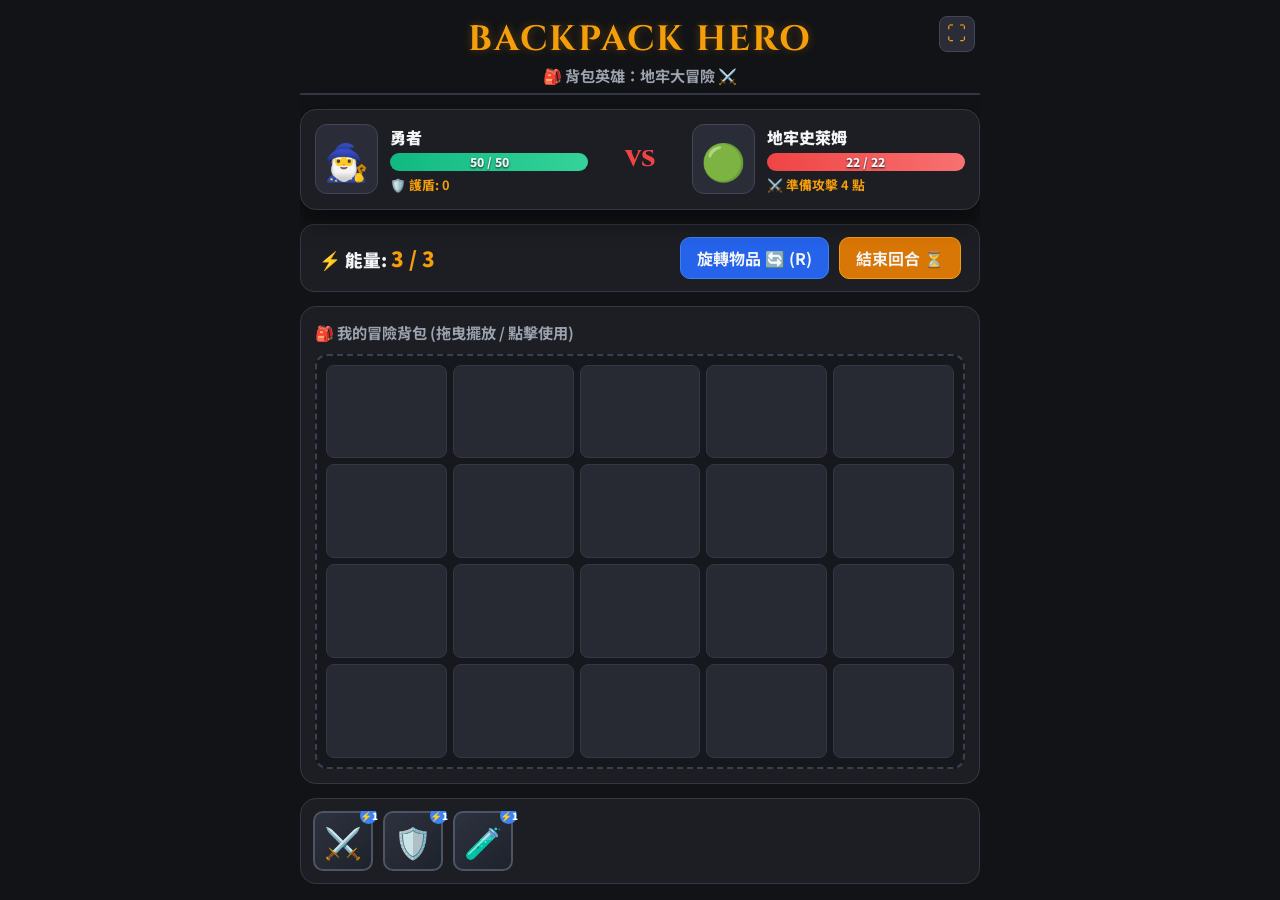
<file: index.html>
<!DOCTYPE html>
<html lang="zh-TW">
<head>
  <meta charset="UTF-8">
  <meta name="viewport" content="width=device-width, initial-scale=1.0, maximum-scale=1.0, user-scalable=no, viewport-fit=cover">
  <title>背包英雄：地牢大冒險 ⚔️🎒</title>
  <link rel="stylesheet" href="style.css">
  <link href="https://fonts.googleapis.com/css2?family=Cinzel:wght@700;900&family=Noto+Sans+TC:wght@500;700;900&display=swap" rel="stylesheet">

  <!-- PWA：加入主畫面後可用 standalone 模式全螢幕啟動（無網址列、無瀏覽器 UI） -->
  <link rel="manifest" href="manifest.json">
  <meta name="theme-color" content="#121316">
  <link rel="icon" href="icons/icon-192.png">
  <link rel="apple-touch-icon" href="icons/apple-touch-icon.png">
  <meta name="mobile-web-app-capable" content="yes">
  <meta name="apple-mobile-web-app-capable" content="yes">
  <meta name="apple-mobile-web-app-status-bar-style" content="black-translucent">
  <meta name="apple-mobile-web-app-title" content="背包英雄">
</head>
<body>
  <div class="game-container">
    <!-- 頂部標題區 -->
    <header class="header">
      <button class="fullscreen-btn" id="fullscreen-btn" title="全螢幕遊玩" aria-label="切換全螢幕">⛶</button>
      <h1 class="game-title">BACKPACK HERO</h1>
      <span class="game-subtitle">🎒 背包英雄：地牢大冒險 ⚔️</span>
    </header>

    <!-- 戰鬥區域 -->
    <section class="combat-section">
      <!-- 玩家狀態 -->
      <div class="character-card player-card">
        <div class="avatar">🧙‍♂️</div>
        <div class="char-info">
          <div class="char-name">勇者</div>
          <div class="hp-bar-wrapper">
            <div class="hp-bar" id="player-hp-bar" style="width: 100%;"></div>
            <span class="hp-text" id="player-hp-text">50 / 50</span>
          </div>
          <div class="block-indicator" id="player-block">🛡️ 護盾: 0</div>
        </div>
      </div>

      <div class="vs-badge">VS</div>

      <!-- 敵人狀態 -->
      <div class="character-card enemy-card">
        <div class="avatar" id="enemy-avatar">🟢</div>
        <div class="char-info">
          <div class="char-name" id="enemy-name">地牢史萊姆</div>
          <div class="hp-bar-wrapper">
            <div class="hp-bar enemy-hp" id="enemy-hp-bar" style="width: 100%;"></div>
            <span class="hp-text" id="enemy-hp-text">20 / 20</span>
          </div>
          <div class="intent-indicator" id="enemy-intent">⚔️ 準備攻擊 5 點</div>
        </div>
      </div>

      <!-- 選取裝備詳情：點擊底部物資箱的 icon 後，浮動疊在角色區塊上方顯示形狀／名稱／描述 -->
      <div class="item-detail-bar" id="item-detail-bar"></div>
    </section>

    <!-- 控制面板與能量區 -->
    <section class="control-panel">
      <div class="energy-box">
        <span>⚡ 能量: </span>
        <span id="energy-display" class="energy-value">3 / 3</span>
      </div>
      <div class="action-buttons">
        <button class="btn btn-rotate" id="rotate-btn">旋轉物品 🔄 (R)</button>
        <button class="btn btn-end-turn" id="end-turn-btn">結束回合 ⏳</button>
      </div>
    </section>

    <!-- 主要遊戲區域 (背包網格) -->
    <main class="backpack-game-area">
      <div class="section-box backpack-section">
        <h3>🎒 我的冒險背包 (拖曳擺放 / 點擊使用)</h3>
        <div class="grid-container" id="backpack-grid">
          <!-- 5x4 動態網格將由 JS 渲染 -->
        </div>
      </div>
    </main>

    <!-- 提示與訊息欄 -->
    <footer class="log-panel">
      <div class="log-message" id="game-log">歡迎來到地牢！將備用箱的裝備拖入背包，並發動攻擊吧！</div>
    </footer>

    <!-- 待整理物資箱：畫面最底部的橫向 icon 列，點擊 icon 看詳情、拖曳放入背包 -->
    <section class="stash-bar-section">
      <div class="stash-bar" id="stash-container">
        <!-- 戰利品或未放入背包的裝備 -->
      </div>
    </section>
  </div>

  <!-- 回合切換提示：畫面中央短暫顯示後自動消失 -->
  <div class="turn-toast-overlay" id="turn-toast">
    <div class="turn-toast-box" id="turn-toast-text"></div>
  </div>

  <!-- 戰利品 / 獲勝結算 Modal -->
  <div class="modal-overlay" id="modal-overlay">
    <div class="modal-content">
      <div class="modal-emoji" id="modal-emoji">🏆</div>
      <h2 id="modal-title">戰鬥勝利！</h2>
      <p id="modal-body">你擊敗了敵人，獲得了新的裝備戰利品！</p>
      <div class="loot-display" id="loot-display"></div>
      <button class="btn btn-primary" id="modal-next-btn">前往下一層地牢 ⚔️</button>
    </div>
  </div>

  <script src="items.js"></script>
  <script src="script.js"></script>
</body>
</html>
</file>
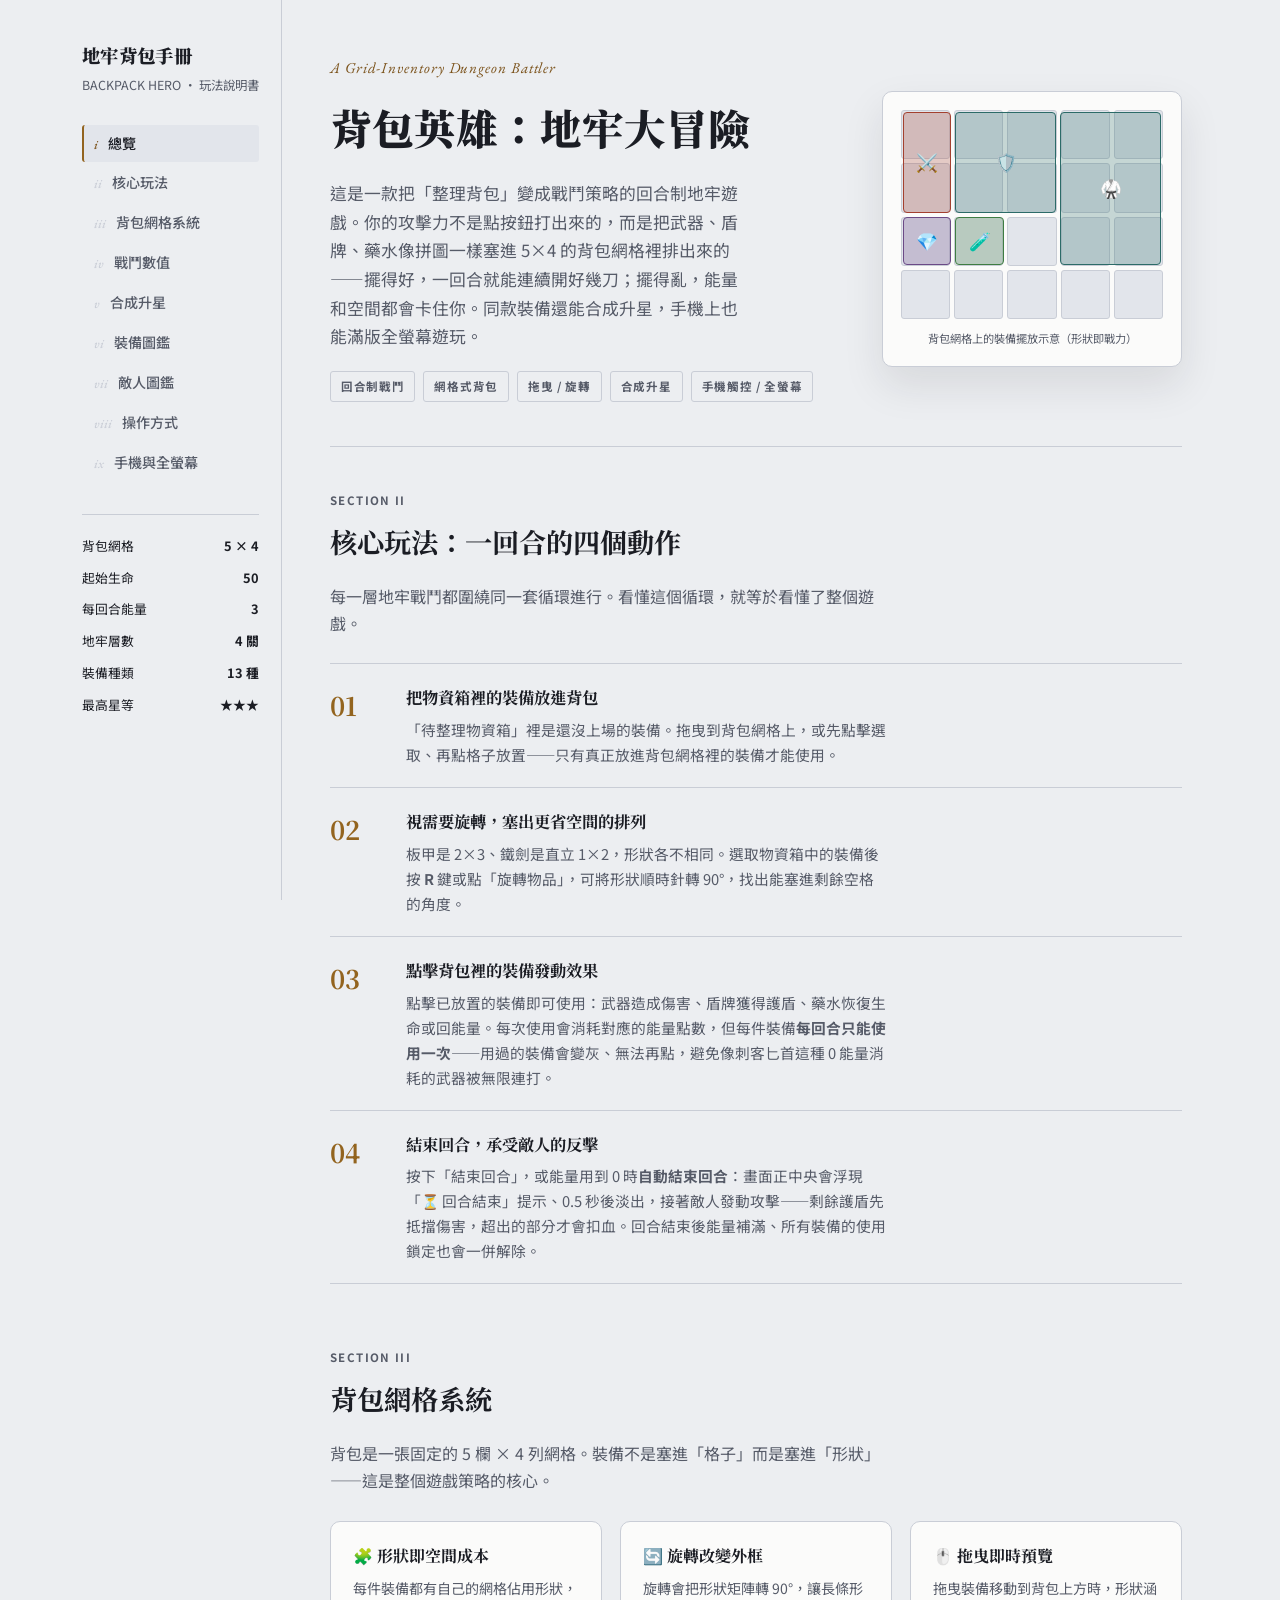
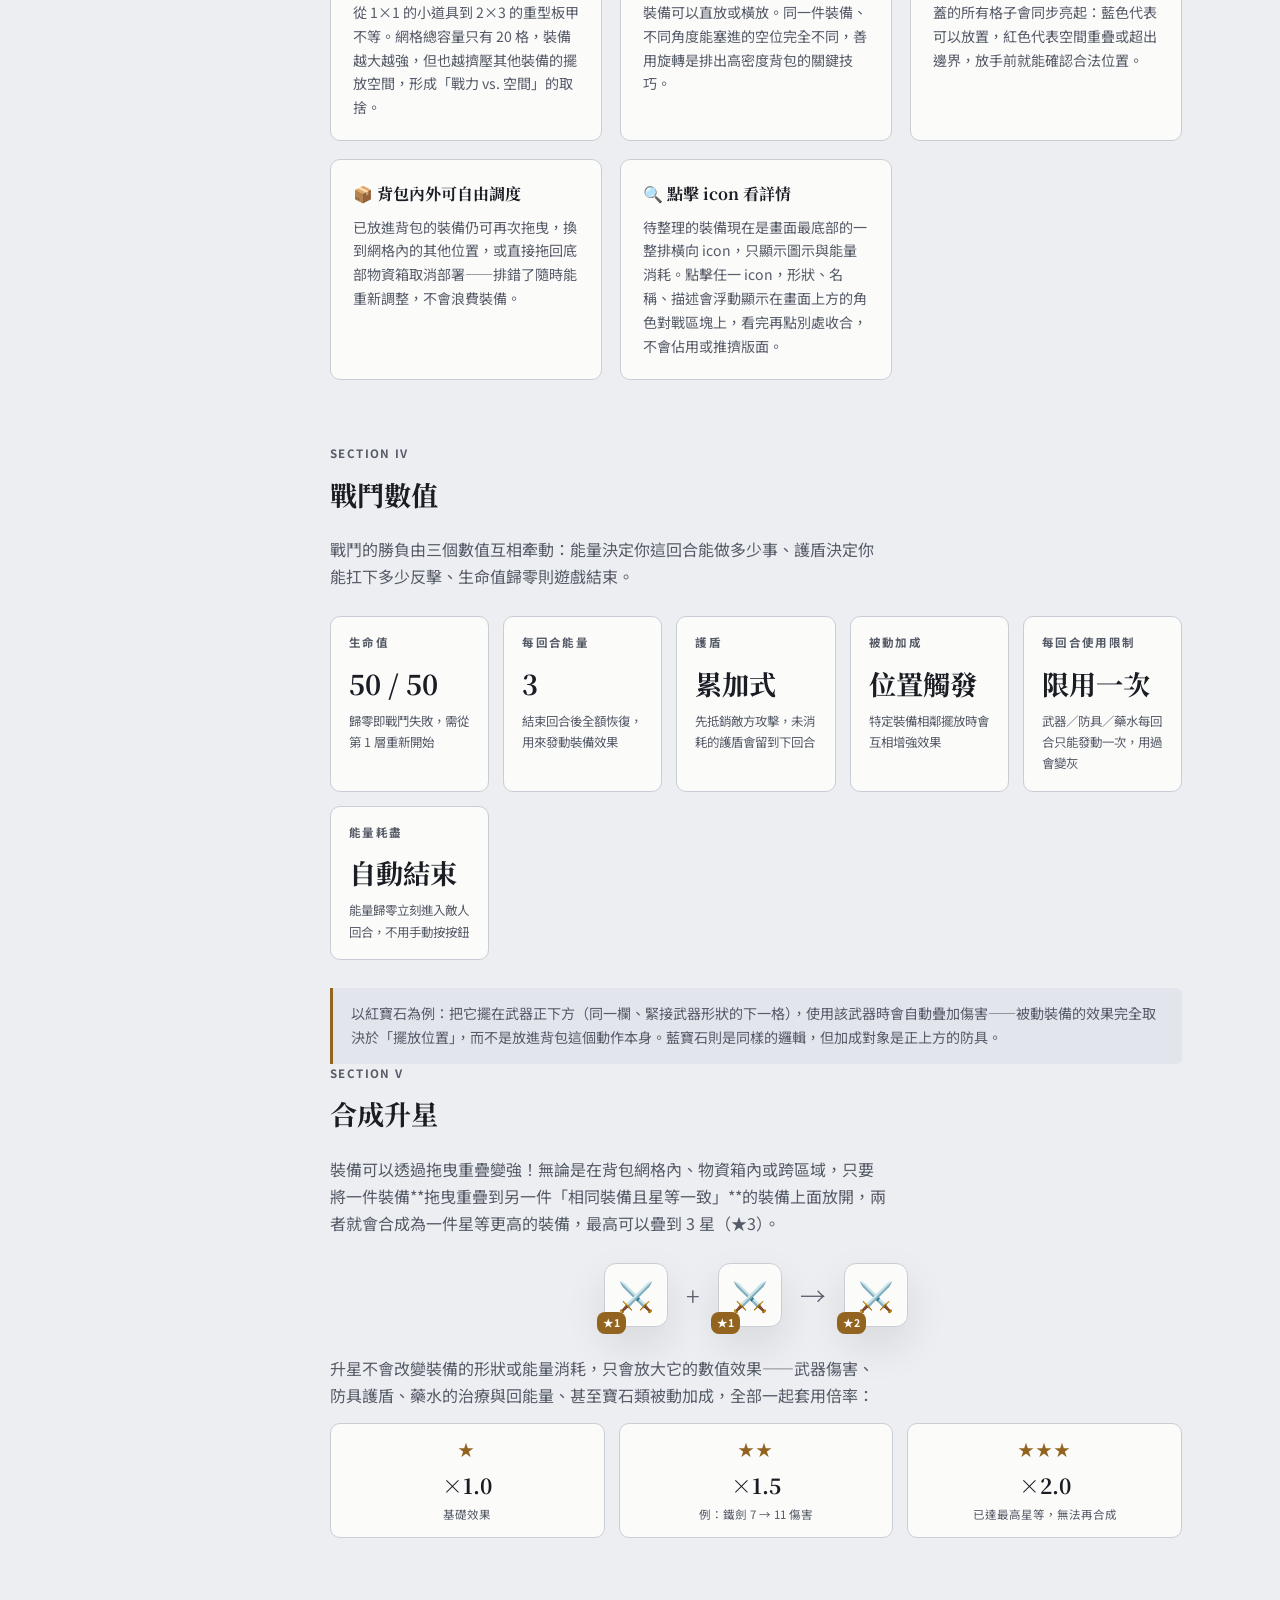
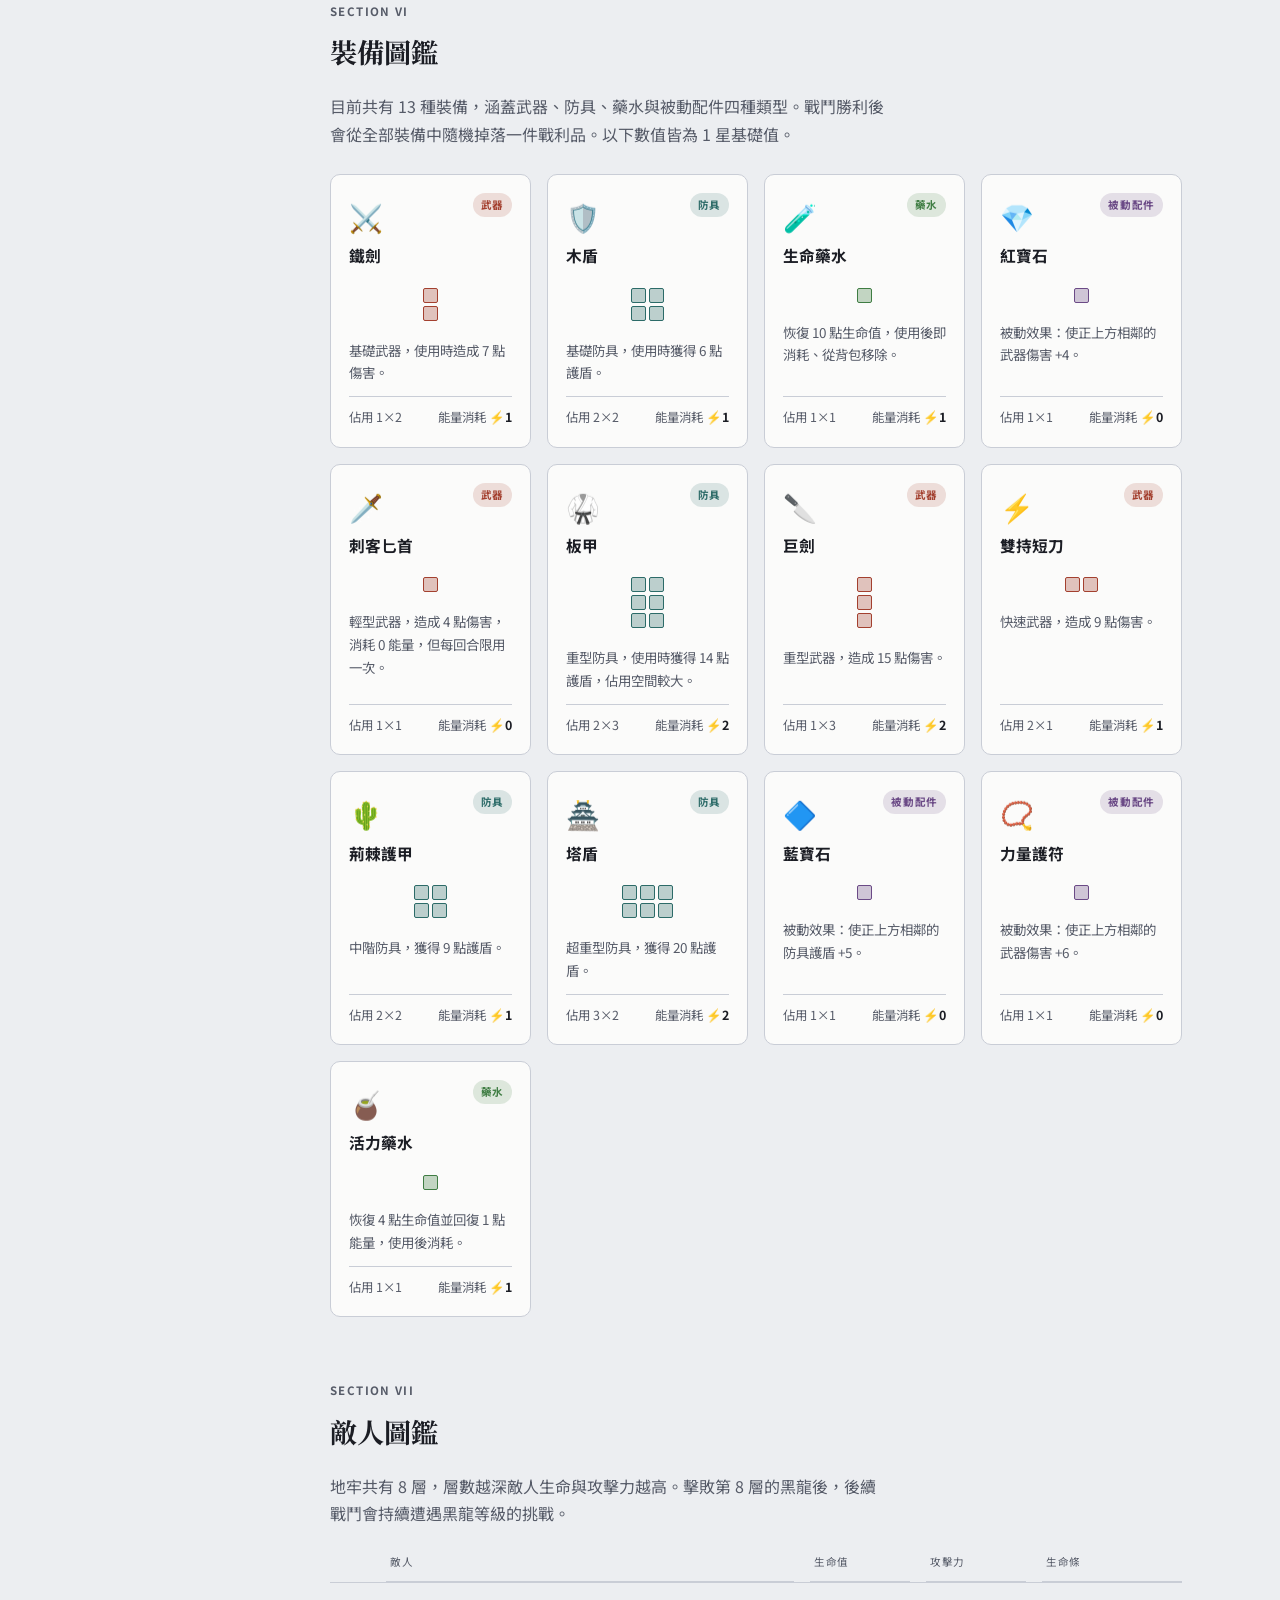
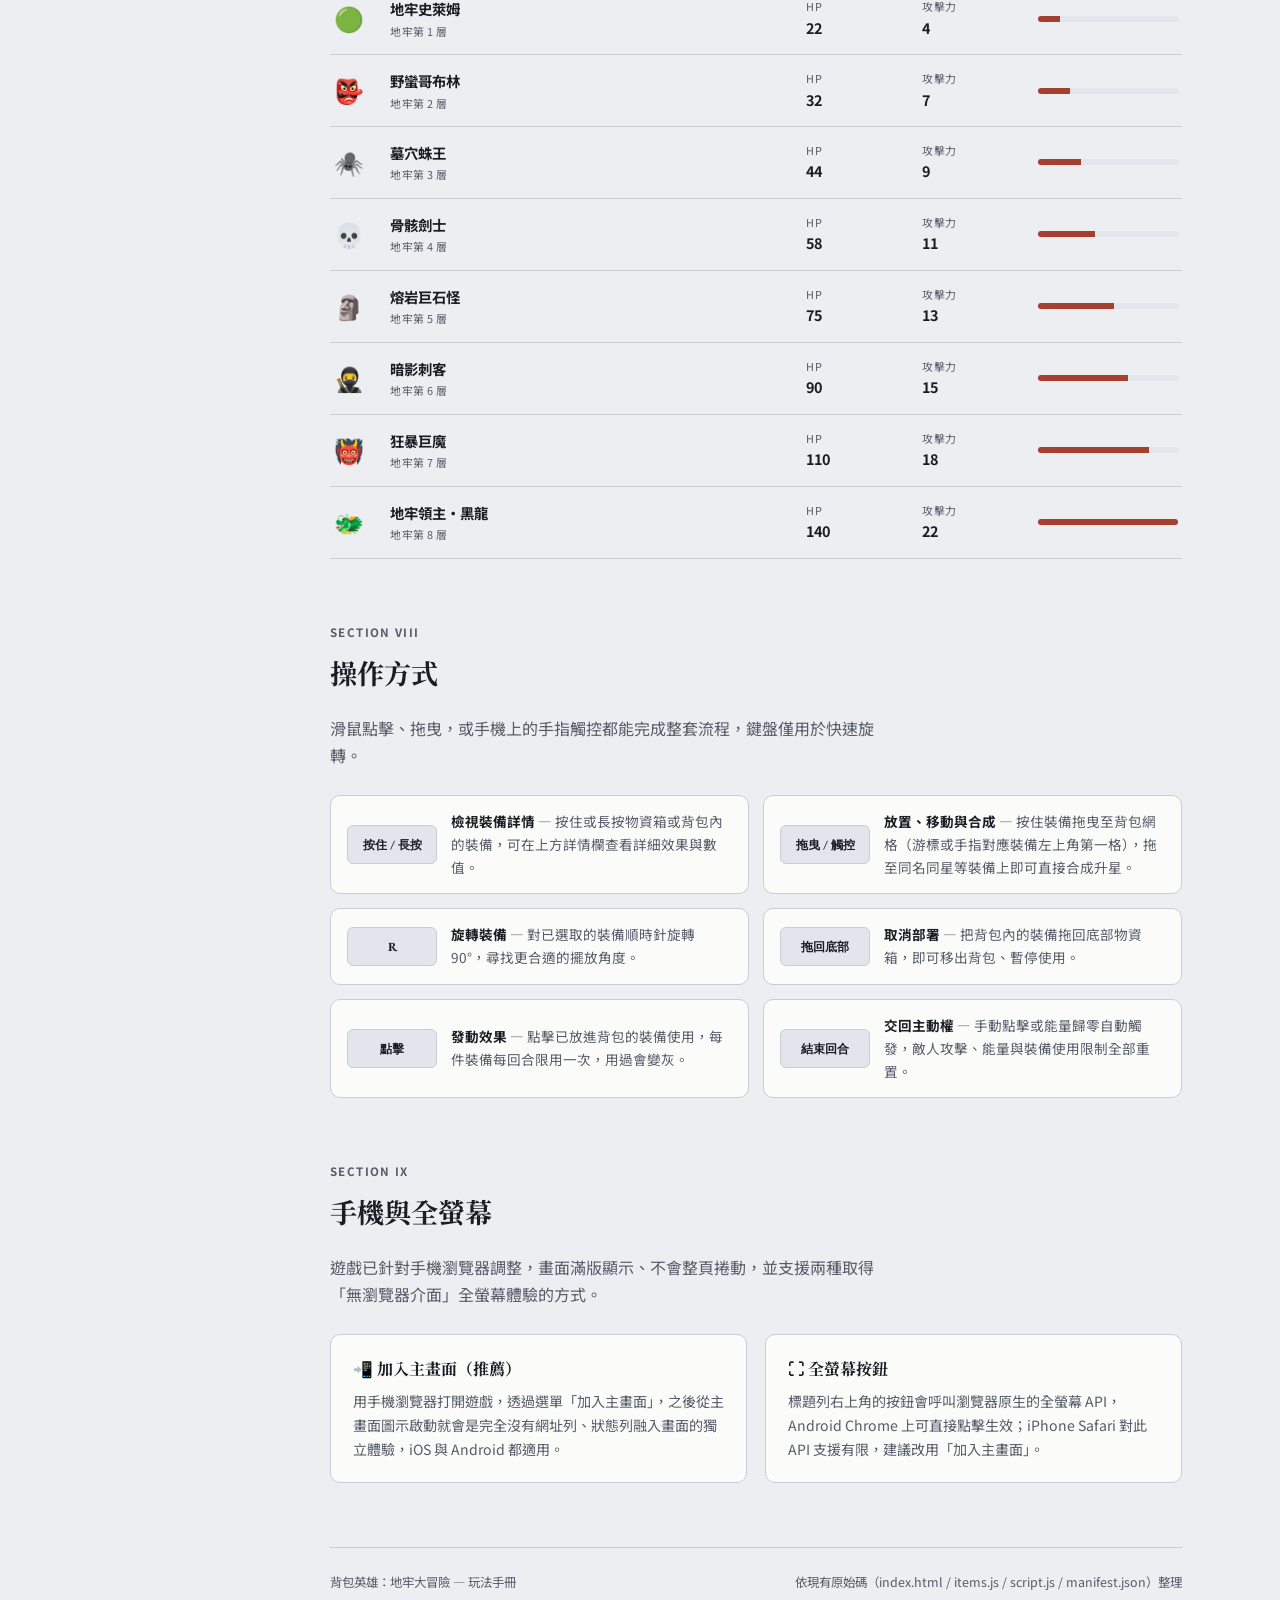
<file: MANUAL.html>
<!DOCTYPE html>
<html lang="zh-TW">
<head>
  <meta charset="UTF-8">
  <meta name="viewport" content="width=device-width, initial-scale=1.0">
  <title>地牢背包手冊</title>
  <style>
  @import url('https://fonts.googleapis.com/css2?family=Noto+Serif+TC:wght@500;700;900&family=Noto+Sans+TC:wght@400;500;700;900&family=EB+Garamond:ital,wght@0,500;1,500&display=swap');

  :root {
    --bg: #eceef1;
    --bg-wash: #e2e5eb;
    --panel: #fbfbfa;
    --border: #c9cdd6;
    --text: #1b1d24;
    --text-muted: #565b68;
    --accent: #93641f;
    --accent-strong: #7a5119;
    --weapon: #a3402f;
    --shield: #2c6b68;
    --potion: #3f7d43;
    --accessory: #6b4a86;
    --shadow: 0 18px 40px rgba(27, 29, 36, 0.10);
  }

  @media (prefers-color-scheme: dark) {
    :root:not([data-theme="light"]) {
      --bg: #14151b;
      --bg-wash: #191b23;
      --panel: #1d1f28;
      --border: #343747;
      --text: #ecebe6;
      --text-muted: #9a9fae;
      --accent: #d6a24d;
      --accent-strong: #e8b968;
      --weapon: #d1715c;
      --shield: #59a9a3;
      --potion: #74b378;
      --accessory: #a988c4;
      --shadow: 0 18px 40px rgba(0, 0, 0, 0.45);
    }
  }

  :root[data-theme="dark"] {
    --bg: #14151b;
    --bg-wash: #191b23;
    --panel: #1d1f28;
    --border: #343747;
    --text: #ecebe6;
    --text-muted: #9a9fae;
    --accent: #d6a24d;
    --accent-strong: #e8b968;
    --weapon: #d1715c;
    --shield: #59a9a3;
    --potion: #74b378;
    --accessory: #a988c4;
    --shadow: 0 18px 40px rgba(0, 0, 0, 0.45);
  }

  * { box-sizing: border-box; }

  body {
    margin: 0;
    background: var(--bg);
    color: var(--text);
    font-family: 'Noto Sans TC', 'Segoe UI', sans-serif;
    line-height: 1.7;
    -webkit-font-smoothing: antialiased;
  }

  h1, h2, h3 { font-family: 'Noto Serif TC', 'Noto Sans TC', serif; text-wrap: balance; color: var(--text); }

  a { color: var(--accent-strong); }

  .eyebrow {
    font-family: 'EB Garamond', serif;
    font-style: italic;
    font-size: 0.95rem;
    letter-spacing: 0.06em;
    color: var(--accent-strong);
  }

  .label {
    font-size: 0.72rem;
    font-weight: 700;
    letter-spacing: 0.12em;
    text-transform: uppercase;
    color: var(--text-muted);
  }

  .layout {
    display: grid;
    grid-template-columns: 232px minmax(0, 1fr);
    max-width: 1180px;
    margin: 0 auto;
    gap: 0;
  }

  /* ---------- Sidebar ---------- */
  .sidebar {
    position: sticky;
    top: 0;
    height: 100vh;
    overflow-y: auto;
    padding: 40px 22px 40px 32px;
    border-right: 1px solid var(--border);
  }

  .sidebar-mark {
    font-family: 'Noto Serif TC', serif;
    font-weight: 900;
    font-size: 1.15rem;
    letter-spacing: 0.02em;
    margin-bottom: 4px;
  }

  .sidebar-sub {
    font-size: 0.78rem;
    color: var(--text-muted);
    margin-bottom: 28px;
  }

  .toc { list-style: none; margin: 0; padding: 0; display: flex; flex-direction: column; gap: 2px; }

  .toc a {
    display: flex;
    align-items: baseline;
    gap: 10px;
    text-decoration: none;
    color: var(--text-muted);
    font-size: 0.88rem;
    font-weight: 500;
    padding: 7px 10px;
    border-radius: 3px;
    border-left: 2px solid transparent;
    transition: color 0.15s, border-color 0.15s, background 0.15s;
  }

  .toc a .n { font-family: 'EB Garamond', serif; font-style: italic; font-size: 0.8rem; color: var(--border); }

  .toc a:hover, .toc a.active {
    color: var(--text);
    border-left-color: var(--accent);
    background: var(--bg-wash);
  }
  .toc a.active .n { color: var(--accent-strong); }

  .sidebar-stats {
    margin-top: 32px;
    padding-top: 20px;
    border-top: 1px solid var(--border);
    display: flex;
    flex-direction: column;
    gap: 10px;
  }

  .stat-row { display: flex; justify-content: space-between; font-size: 0.8rem; }
  .stat-row span:last-child { font-variant-numeric: tabular-nums; font-weight: 700; color: var(--text); }

  /* ---------- Main ---------- */
  .main { padding: 56px 48px 100px; min-width: 0; }

  .hero {
    display: grid;
    grid-template-columns: minmax(0, 1fr) 300px;
    gap: 40px;
    align-items: center;
    padding-bottom: 44px;
    margin-bottom: 44px;
    border-bottom: 1px solid var(--border);
  }

  .hero h1 { font-size: 2.6rem; font-weight: 900; margin: 10px 0 14px; }
  .hero .pitch { font-size: 1.05rem; color: var(--text-muted); max-width: 46ch; }

  .hero-tags { display: flex; gap: 8px; flex-wrap: wrap; margin-top: 20px; }
  .tag {
    font-size: 0.72rem; font-weight: 700; letter-spacing: 0.06em;
    padding: 5px 10px; border: 1px solid var(--border); border-radius: 3px; color: var(--text-muted);
  }

  /* Hero grid mock */
  .hero-grid-card {
    background: var(--panel);
    border: 1px solid var(--border);
    border-radius: 10px;
    padding: 18px;
    box-shadow: var(--shadow);
  }
  .hero-grid-card .cap { font-size: 0.7rem; color: var(--text-muted); text-align: center; margin-top: 10px; }

  .mock-grid {
    display: grid;
    grid-template-columns: repeat(5, 1fr);
    grid-template-rows: repeat(4, 1fr);
    gap: 4px;
    aspect-ratio: 5 / 4;
    position: relative;
  }
  .mock-cell { background: var(--bg-wash); border: 1px solid var(--border); border-radius: 3px; }
  .mock-item {
    position: absolute;
    border-radius: 4px;
    display: flex; align-items: center; justify-content: center;
    font-size: 1.1rem;
    border: 1.5px solid;
  }

  section { margin-bottom: 64px; scroll-margin-top: 24px; }
  section > .label { margin-bottom: 8px; }
  section > h2 { font-size: 1.7rem; margin: 0 0 18px; }
  section > p.intro { color: var(--text-muted); max-width: 62ch; margin-bottom: 26px; }

  /* Core loop steps */
  .steps { display: flex; flex-direction: column; gap: 0; border-top: 1px solid var(--border); }
  .step { display: grid; grid-template-columns: 56px minmax(0,1fr); gap: 20px; padding: 20px 0; border-bottom: 1px solid var(--border); }
  .step .num { font-family: 'Noto Serif TC', serif; font-weight: 700; font-size: 1.6rem; color: var(--accent); }
  .step h3 { font-size: 1.02rem; margin: 0 0 5px; }
  .step p { margin: 0; color: var(--text-muted); font-size: 0.92rem; max-width: 60ch; }

  /* Two column mechanic panels */
  .panel-grid { display: grid; grid-template-columns: repeat(auto-fit, minmax(260px, 1fr)); gap: 18px; }
  .panel {
    background: var(--panel); border: 1px solid var(--border); border-radius: 10px; padding: 20px 22px;
  }
  .panel h3 { font-size: 1rem; margin: 0 0 8px; display: flex; align-items: center; gap: 8px; }
  .panel p { font-size: 0.88rem; color: var(--text-muted); margin: 0; }
  .panel + .panel { }

  /* Shape swatch */
  .shape-swatch { display: inline-grid; gap: 3px; vertical-align: middle; }
  .shape-cell { width: 15px; height: 15px; border-radius: 2px; background: var(--bg-wash); border: 1px solid var(--border); }
  .shape-cell.on { border: none; }

  /* Combat stat cards */
  .combat-stats { display: grid; grid-template-columns: repeat(auto-fit, minmax(150px, 1fr)); gap: 14px; margin-bottom: 28px; }
  .stat-card { background: var(--panel); border: 1px solid var(--border); border-radius: 10px; padding: 16px 18px; }
  .stat-card .label { margin-bottom: 8px; }
  .stat-card .val { font-family: 'Noto Serif TC', serif; font-size: 1.7rem; font-weight: 700; font-variant-numeric: tabular-nums; }
  .stat-card .sub { font-size: 0.78rem; color: var(--text-muted); margin-top: 4px; }

  .flow-note {
    display: flex; gap: 12px; align-items: flex-start;
    background: var(--bg-wash); border-left: 3px solid var(--accent);
    padding: 14px 18px; border-radius: 0 6px 6px 0; font-size: 0.88rem; color: var(--text-muted);
  }

  /* Merge / star-up demo */
  .merge-demo { display: flex; align-items: center; justify-content: center; gap: 18px; margin: 8px 0 28px; flex-wrap: wrap; }
  .merge-chip {
    position: relative; width: 64px; height: 64px; flex-shrink: 0;
    background: var(--panel); border: 1px solid var(--border); border-radius: 12px;
    display: flex; align-items: center; justify-content: center; font-size: 1.8rem; box-shadow: var(--shadow);
  }
  .merge-chip .star-badge {
    position: absolute; bottom: -8px; left: -8px; background: var(--accent); color: #fff;
    font-size: 0.66rem; font-weight: 700; padding: 2px 6px; border-radius: 8px; white-space: nowrap;
  }
  .merge-op { font-size: 1.6rem; color: var(--text-muted); font-weight: 300; }

  .star-table { display: flex; gap: 14px; flex-wrap: wrap; }
  .star-tier { background: var(--panel); border: 1px solid var(--border); border-radius: 10px; padding: 12px 20px; text-align: center; flex: 1; min-width: 120px; }
  .star-tier .stars { color: var(--accent); font-size: 1rem; margin-bottom: 4px; letter-spacing: 2px; }
  .star-tier .mult { font-family: 'Noto Serif TC', serif; font-weight: 700; font-size: 1.3rem; }
  .star-tier .mult-label { font-size: 0.72rem; color: var(--text-muted); margin-top: 2px; }

  /* Item compendium */
  .item-grid { display: grid; grid-template-columns: repeat(auto-fill, minmax(200px, 1fr)); gap: 16px; }
  .item-card {
    background: var(--panel); border: 1px solid var(--border); border-radius: 10px; padding: 18px;
    display: flex; flex-direction: column; gap: 12px;
  }
  .item-top { display: flex; justify-content: space-between; align-items: flex-start; }
  .item-icon { font-size: 1.7rem; }
  .item-name { font-weight: 700; font-size: 0.98rem; margin-top: 4px; }
  .item-type-pill {
    font-size: 0.66rem; font-weight: 700; letter-spacing: 0.06em; text-transform: uppercase;
    padding: 3px 8px; border-radius: 20px; white-space: nowrap;
  }
  .item-desc { font-size: 0.84rem; color: var(--text-muted); flex: 1; }
  .item-foot { display: flex; justify-content: space-between; align-items: center; font-size: 0.78rem; color: var(--text-muted); border-top: 1px solid var(--border); padding-top: 10px; }
  .cost-pip { font-variant-numeric: tabular-nums; font-weight: 700; color: var(--text); }

  /* Bestiary */
  .beast-list { display: flex; flex-direction: column; border-top: 1px solid var(--border); }
  .beast {
    display: grid; grid-template-columns: 40px 1fr 100px 100px 140px;
    align-items: center; gap: 16px; padding: 14px 4px; border-bottom: 1px solid var(--border);
    font-size: 0.9rem;
  }
  .beast-emoji { font-size: 1.5rem; }
  .beast-name { font-weight: 700; }
  .beast-stat-label { font-size: 0.68rem; color: var(--text-muted); letter-spacing: 0.05em; text-transform: uppercase; display: block; }
  .beast-stat-val { font-variant-numeric: tabular-nums; font-weight: 700; }
  .beast-bar-wrap { height: 6px; background: var(--bg-wash); border-radius: 3px; overflow: hidden; }
  .beast-bar { height: 100%; background: var(--weapon); }
  .beast-head { font-size: 0.66rem; color: var(--text-muted); letter-spacing: 0.05em; text-transform: uppercase; padding: 0 4px 10px; border-bottom: 1px solid var(--border); }
  .beast-head-row { display: grid; grid-template-columns: 40px 1fr 100px 100px 140px; gap: 16px; }

  /* Controls */
  .control-grid { display: grid; grid-template-columns: repeat(2, 1fr); gap: 14px; }
  .control-item {
    display: grid; grid-template-columns: 90px 1fr; gap: 14px; align-items: center;
    background: var(--panel); border: 1px solid var(--border); border-radius: 10px; padding: 14px 16px;
  }
  .kbd {
    font-family: 'EB Garamond', serif;
    text-align: center; font-size: 0.78rem; font-weight: 700; color: var(--text);
    border: 1px solid var(--border); border-radius: 6px; padding: 8px 4px; background: var(--bg-wash);
  }
  .control-item p { margin: 0; font-size: 0.85rem; color: var(--text-muted); }
  .control-item p b { color: var(--text); font-weight: 700; }

  footer {
    margin-top: 60px; padding-top: 24px; border-top: 1px solid var(--border);
    font-size: 0.78rem; color: var(--text-muted); display: flex; justify-content: space-between;
  }

  @media (max-width: 880px) {
    .layout { grid-template-columns: 1fr; }
    .sidebar { position: static; height: auto; border-right: none; border-bottom: 1px solid var(--border); }
    .hero { grid-template-columns: 1fr; }
    .hero-grid-card { max-width: 320px; }
    .panel-grid, .item-grid, .control-grid, .combat-stats { grid-template-columns: 1fr; }
    .beast, .beast-head-row { grid-template-columns: 32px 1fr 80px; }
    .beast > :nth-child(4), .beast > :nth-child(5), .beast-head-row > :nth-child(4), .beast-head-row > :nth-child(5) { display: none; }
    .main { padding: 40px 22px 80px; }
  }

  @media (prefers-reduced-motion: reduce) {
    * { transition: none !important; }
  }
</style>

<div class="layout">
  <nav class="sidebar">
    <div class="sidebar-mark">地牢背包手冊</div>
    <div class="sidebar-sub">BACKPACK HERO · 玩法說明書</div>
    <ul class="toc" id="toc">
      <li><a href="#overview"><span class="n">i</span>總覽</a></li>
      <li><a href="#loop"><span class="n">ii</span>核心玩法</a></li>
      <li><a href="#grid"><span class="n">iii</span>背包網格系統</a></li>
      <li><a href="#combat"><span class="n">iv</span>戰鬥數值</a></li>
      <li><a href="#merge"><span class="n">v</span>合成升星</a></li>
      <li><a href="#items"><span class="n">vi</span>裝備圖鑑</a></li>
      <li><a href="#bestiary"><span class="n">vii</span>敵人圖鑑</a></li>
      <li><a href="#controls"><span class="n">viii</span>操作方式</a></li>
      <li><a href="#mobile"><span class="n">ix</span>手機與全螢幕</a></li>
    </ul>
    <div class="sidebar-stats">
      <div class="stat-row"><span>背包網格</span><span>5 × 4</span></div>
      <div class="stat-row"><span>起始生命</span><span>50</span></div>
      <div class="stat-row"><span>每回合能量</span><span>3</span></div>
      <div class="stat-row"><span>地牢層數</span><span>4 關</span></div>
      <div class="stat-row"><span>裝備種類</span><span>13 種</span></div>
      <div class="stat-row"><span>最高星等</span><span>★★★</span></div>
    </div>
  </nav>

  <main class="main">

    <section class="hero" id="overview">
      <div>
        <div class="eyebrow">A Grid-Inventory Dungeon Battler</div>
        <h1>背包英雄：地牢大冒險</h1>
        <p class="pitch">這是一款把「整理背包」變成戰鬥策略的回合制地牢遊戲。你的攻擊力不是點按鈕打出來的，而是把武器、盾牌、藥水像拼圖一樣塞進 5×4 的背包網格裡排出來的——擺得好，一回合就能連續開好幾刀；擺得亂，能量和空間都會卡住你。同款裝備還能合成升星，手機上也能滿版全螢幕遊玩。</p>
        <div class="hero-tags">
          <span class="tag">回合制戰鬥</span>
          <span class="tag">網格式背包</span>
          <span class="tag">拖曳 / 旋轉</span>
          <span class="tag">合成升星</span>
          <span class="tag">手機觸控 / 全螢幕</span>
        </div>
      </div>
      <div class="hero-grid-card">
        <div class="mock-grid" id="hero-grid">
          <!-- 20 background cells -->
        </div>
        <div class="cap">背包網格上的裝備擺放示意（形狀即戰力）</div>
      </div>
    </section>

    <section id="loop">
      <div class="label">Section II</div>
      <h2>核心玩法：一回合的四個動作</h2>
      <p class="intro">每一層地牢戰鬥都圍繞同一套循環進行。看懂這個循環，就等於看懂了整個遊戲。</p>
      <div class="steps">
        <div class="step">
          <div class="num">01</div>
          <div>
            <h3>把物資箱裡的裝備放進背包</h3>
            <p>「待整理物資箱」裡是還沒上場的裝備。拖曳到背包網格上，或先點擊選取、再點格子放置——只有真正放進背包網格裡的裝備才能使用。</p>
          </div>
        </div>
        <div class="step">
          <div class="num">02</div>
          <div>
            <h3>視需要旋轉，塞出更省空間的排列</h3>
            <p>板甲是 2×3、鐵劍是直立 1×2，形狀各不相同。選取物資箱中的裝備後按 <b>R</b> 鍵或點「旋轉物品」，可將形狀順時針轉 90°，找出能塞進剩餘空格的角度。</p>
          </div>
        </div>
        <div class="step">
          <div class="num">03</div>
          <div>
            <h3>點擊背包裡的裝備發動效果</h3>
            <p>點擊已放置的裝備即可使用：武器造成傷害、盾牌獲得護盾、藥水恢復生命或回能量。每次使用會消耗對應的能量點數，但每件裝備<b>每回合只能使用一次</b>——用過的裝備會變灰、無法再點，避免像刺客匕首這種 0 能量消耗的武器被無限連打。</p>
          </div>
        </div>
        <div class="step">
          <div class="num">04</div>
          <div>
            <h3>結束回合，承受敵人的反擊</h3>
            <p>按下「結束回合」，或能量用到 0 時<b>自動結束回合</b>：畫面正中央會浮現「⏳ 回合結束」提示、0.5 秒後淡出，接著敵人發動攻擊——剩餘護盾先抵擋傷害，超出的部分才會扣血。回合結束後能量補滿、所有裝備的使用鎖定也會一併解除。</p>
          </div>
        </div>
      </div>
    </section>

    <section id="grid">
      <div class="label">Section III</div>
      <h2>背包網格系統</h2>
      <p class="intro">背包是一張固定的 5 欄 × 4 列網格。裝備不是塞進「格子」而是塞進「形狀」——這是整個遊戲策略的核心。</p>
      <div class="panel-grid">
        <div class="panel">
          <h3>🧩 形狀即空間成本</h3>
          <p>每件裝備都有自己的網格佔用形狀，從 1×1 的小道具到 2×3 的重型板甲不等。網格總容量只有 20 格，裝備越大越強，但也越擠壓其他裝備的擺放空間，形成「戰力 vs. 空間」的取捨。</p>
        </div>
        <div class="panel">
          <h3>🔄 旋轉改變外框</h3>
          <p>旋轉會把形狀矩陣轉 90°，讓長條形裝備可以直放或橫放。同一件裝備、不同角度能塞進的空位完全不同，善用旋轉是排出高密度背包的關鍵技巧。</p>
        </div>
        <div class="panel">
          <h3>🖱️ 拖曳即時預覽</h3>
          <p>拖曳裝備移動到背包上方時，形狀涵蓋的所有格子會同步亮起：藍色代表可以放置，紅色代表空間重疊或超出邊界，放手前就能確認合法位置。</p>
        </div>
        <div class="panel">
          <h3>📦 背包內外可自由調度</h3>
          <p>已放進背包的裝備仍可再次拖曳，換到網格內的其他位置，或直接拖回底部物資箱取消部署——排錯了隨時能重新調整，不會浪費裝備。</p>
        </div>
        <div class="panel">
          <h3>🔍 點擊 icon 看詳情</h3>
          <p>待整理的裝備現在是畫面最底部的一整排橫向 icon，只顯示圖示與能量消耗。點擊任一 icon，形狀、名稱、描述會浮動顯示在畫面上方的角色對戰區塊上，看完再點別處收合，不會佔用或推擠版面。</p>
        </div>
      </div>
    </section>

    <section id="combat">
      <div class="label">Section IV</div>
      <h2>戰鬥數值</h2>
      <p class="intro">戰鬥的勝負由三個數值互相牽動：能量決定你這回合能做多少事、護盾決定你能扛下多少反擊、生命值歸零則遊戲結束。</p>
      <div class="combat-stats">
        <div class="stat-card">
          <div class="label">生命值</div>
          <div class="val">50 / 50</div>
          <div class="sub">歸零即戰鬥失敗，需從第 1 層重新開始</div>
        </div>
        <div class="stat-card">
          <div class="label">每回合能量</div>
          <div class="val">3</div>
          <div class="sub">結束回合後全額恢復，用來發動裝備效果</div>
        </div>
        <div class="stat-card">
          <div class="label">護盾</div>
          <div class="val">累加式</div>
          <div class="sub">先抵銷敵方攻擊，未消耗的護盾會留到下回合</div>
        </div>
        <div class="stat-card">
          <div class="label">被動加成</div>
          <div class="val">位置觸發</div>
          <div class="sub">特定裝備相鄰擺放時會互相增強效果</div>
        </div>
        <div class="stat-card">
          <div class="label">每回合使用限制</div>
          <div class="val">限用一次</div>
          <div class="sub">武器／防具／藥水每回合只能發動一次，用過會變灰</div>
        </div>
        <div class="stat-card">
          <div class="label">能量耗盡</div>
          <div class="val">自動結束</div>
          <div class="sub">能量歸零立刻進入敵人回合，不用手動按按鈕</div>
        </div>
      </div>
      <div class="flow-note">
        以紅寶石為例：把它擺在武器正下方（同一欄、緊接武器形狀的下一格），使用該武器時會自動疊加傷害——被動裝備的效果完全取決於「擺放位置」，而不是放進背包這個動作本身。藍寶石則是同樣的邏輯，但加成對象是正上方的防具。
      </div>
    <section id="merge">
      <div class="label">Section V</div>
      <h2>合成升星</h2>
      <p class="intro">裝備可以透過拖曳重疊變強！無論是在背包網格內、物資箱內或跨區域，只要將一件裝備**拖曳重疊到另一件「相同裝備且星等一致」**的裝備上面放開，兩者就會合成為一件星等更高的裝備，最高可以疊到 3 星（★3）。</p>

      <div class="merge-demo">
        <div class="merge-chip">⚔️<span class="star-badge">★1</span></div>
        <div class="merge-op">+</div>
        <div class="merge-chip">⚔️<span class="star-badge">★1</span></div>
        <div class="merge-op">→</div>
        <div class="merge-chip">⚔️<span class="star-badge">★2</span></div>
      </div>

      <p class="intro" style="margin-bottom: 14px;">升星不會改變裝備的形狀或能量消耗，只會放大它的數值效果——武器傷害、防具護盾、藥水的治療與回能量、甚至寶石類被動加成，全部一起套用倍率：</p>

      <div class="star-table">
        <div class="star-tier">
          <div class="stars">★</div>
          <div class="mult">×1.0</div>
          <div class="mult-label">基礎效果</div>
        </div>
        <div class="star-tier">
          <div class="stars">★★</div>
          <div class="mult">×1.5</div>
          <div class="mult-label">例：鐵劍 7 → 11 傷害</div>
        </div>
        <div class="star-tier">
          <div class="stars">★★★</div>
          <div class="mult">×2.0</div>
          <div class="mult-label">已達最高星等，無法再合成</div>
        </div>
      </div>
    </section>

    <section id="items">
      <div class="label">Section VI</div>
      <h2>裝備圖鑑</h2>
      <p class="intro">目前共有 13 種裝備，涵蓋武器、防具、藥水與被動配件四種類型。戰鬥勝利後會從全部裝備中隨機掉落一件戰利品。以下數值皆為 1 星基礎值。</p>
      <div class="item-grid" id="item-grid"></div>
    </section>

    <section id="bestiary">
      <div class="label">Section VII</div>
      <h2>敵人圖鑑</h2>
      <p class="intro">地牢共有 8 層，層數越深敵人生命與攻擊力越高。擊敗第 8 層的黑龍後，後續戰鬥會持續遭遇黑龍等級的挑戰。</p>
      <div class="beast-head-row">
        <span></span>
        <span class="beast-head">敵人</span>
        <span class="beast-head">生命值</span>
        <span class="beast-head">攻擊力</span>
        <span class="beast-head">生命條</span>
      </div>
      <div class="beast-list" id="beast-list"></div>
    </section>

    <section id="controls">
      <div class="label">Section VIII</div>
      <h2>操作方式</h2>
      <p class="intro">滑鼠點擊、拖曳，或手機上的手指觸控都能完成整套流程，鍵盤僅用於快速旋轉。</p>
      <div class="control-grid">
        <div class="control-item">
          <div class="kbd">按住 / 長按</div>
          <p><b>檢視裝備詳情</b> — 按住或長按物資箱或背包內的裝備，可在上方詳情欄查看詳細效果與數值。</p>
        </div>
        <div class="control-item">
          <div class="kbd">拖曳 / 觸控</div>
          <p><b>放置、移動與合成</b> — 按住裝備拖曳至背包網格（游標或手指對應裝備左上角第一格），拖至同名同星等裝備上即可直接合成升星。</p>
        </div>
        <div class="control-item">
          <div class="kbd">R</div>
          <p><b>旋轉裝備</b> — 對已選取的裝備順時針旋轉 90°，尋找更合適的擺放角度。</p>
        </div>
        <div class="control-item">
          <div class="kbd">拖回底部</div>
          <p><b>取消部署</b> — 把背包內的裝備拖回底部物資箱，即可移出背包、暫停使用。</p>
        </div>
        <div class="control-item">
          <div class="kbd">點擊</div>
          <p><b>發動效果</b> — 點擊已放進背包的裝備使用，每件裝備每回合限用一次，用過會變灰。</p>
        </div>
        <div class="control-item">
          <div class="kbd">結束回合</div>
          <p><b>交回主動權</b> — 手動點擊或能量歸零自動觸發，敵人攻擊、能量與裝備使用限制全部重置。</p>
        </div>
      </div>
    </section>

    <section id="mobile">
      <div class="label">Section IX</div>
      <h2>手機與全螢幕</h2>
      <p class="intro">遊戲已針對手機瀏覽器調整，畫面滿版顯示、不會整頁捲動，並支援兩種取得「無瀏覽器介面」全螢幕體驗的方式。</p>
      <div class="panel-grid">
        <div class="panel">
          <h3>📲 加入主畫面（推薦）</h3>
          <p>用手機瀏覽器打開遊戲，透過選單「加入主畫面」，之後從主畫面圖示啟動就會是完全沒有網址列、狀態列融入畫面的獨立體驗，iOS 與 Android 都適用。</p>
        </div>
        <div class="panel">
          <h3>⛶ 全螢幕按鈕</h3>
          <p>標題列右上角的按鈕會呼叫瀏覽器原生的全螢幕 API，Android Chrome 上可直接點擊生效；iPhone Safari 對此 API 支援有限，建議改用「加入主畫面」。</p>
        </div>
      </div>
    </section>

    <footer>
      <span>背包英雄：地牢大冒險 — 玩法手冊</span>
      <span>依現有原始碼（index.html / items.js / script.js / manifest.json）整理</span>
    </footer>
  </main>
</div>

<script>
  const ITEMS = [
    { icon: '⚔️', name: '鐵劍', type: 'weapon', typeLabel: '武器', cost: 1, desc: '基礎武器，使用時造成 7 點傷害。', shape: [[1],[1]] },
    { icon: '🛡️', name: '木盾', type: 'shield', typeLabel: '防具', cost: 1, desc: '基礎防具，使用時獲得 6 點護盾。', shape: [[1,1],[1,1]] },
    { icon: '🧪', name: '生命藥水', type: 'potion', typeLabel: '藥水', cost: 1, desc: '恢復 10 點生命值，使用後即消耗、從背包移除。', shape: [[1]] },
    { icon: '💎', name: '紅寶石', type: 'accessory', typeLabel: '被動配件', cost: 0, desc: '被動效果：使正上方相鄰的武器傷害 +4。', shape: [[1]] },
    { icon: '🗡️', name: '刺客匕首', type: 'weapon', typeLabel: '武器', cost: 0, desc: '輕型武器，造成 4 點傷害，消耗 0 能量，但每回合限用一次。', shape: [[1]] },
    { icon: '🥋', name: '板甲', type: 'shield', typeLabel: '防具', cost: 2, desc: '重型防具，使用時獲得 14 點護盾，佔用空間較大。', shape: [[1,1],[1,1],[1,1]] },
    { icon: '🔪', name: '巨劍', type: 'weapon', typeLabel: '武器', cost: 2, desc: '重型武器，造成 15 點傷害。', shape: [[1],[1],[1]] },
    { icon: '⚡', name: '雙持短刀', type: 'weapon', typeLabel: '武器', cost: 1, desc: '快速武器，造成 9 點傷害。', shape: [[1,1]] },
    { icon: '🌵', name: '荊棘護甲', type: 'shield', typeLabel: '防具', cost: 1, desc: '中階防具，獲得 9 點護盾。', shape: [[1,1],[1,1]] },
    { icon: '🏯', name: '塔盾', type: 'shield', typeLabel: '防具', cost: 2, desc: '超重型防具，獲得 20 點護盾。', shape: [[1,1,1],[1,1,1]] },
    { icon: '🔷', name: '藍寶石', type: 'accessory', typeLabel: '被動配件', cost: 0, desc: '被動效果：使正上方相鄰的防具護盾 +5。', shape: [[1]] },
    { icon: '📿', name: '力量護符', type: 'accessory', typeLabel: '被動配件', cost: 0, desc: '被動效果：使正上方相鄰的武器傷害 +6。', shape: [[1]] },
    { icon: '🧉', name: '活力藥水', type: 'potion', typeLabel: '藥水', cost: 1, desc: '恢復 4 點生命值並回復 1 點能量，使用後消耗。', shape: [[1]] },
  ];

  const ENEMIES = [
    { emoji: '🟢', name: '地牢史萊姆', hp: 22, atk: 4, level: 1 },
    { emoji: '👺', name: '野蠻哥布林', hp: 32, atk: 7, level: 2 },
    { emoji: '🕷️', name: '墓穴蛛王', hp: 44, atk: 9, level: 3 },
    { emoji: '💀', name: '骨骸劍士', hp: 58, atk: 11, level: 4 },
    { emoji: '🗿', name: '熔岩巨石怪', hp: 75, atk: 13, level: 5 },
    { emoji: '🥷', name: '暗影刺客', hp: 90, atk: 15, level: 6 },
    { emoji: '👹', name: '狂暴巨魔', hp: 110, atk: 18, level: 7 },
    { emoji: '🐲', name: '地牢領主・黑龍', hp: 140, atk: 22, level: 8 },
  ];

  const typeColorVar = { weapon: '--weapon', shield: '--shield', potion: '--potion', accessory: '--accessory' };

  function buildShapeSwatch(shape, colorVar, cellPx) {
    const h = shape.length, w = shape[0].length;
    const wrap = document.createElement('div');
    wrap.className = 'shape-swatch';
    wrap.style.gridTemplateColumns = `repeat(${w}, ${cellPx}px)`;
    wrap.style.gridTemplateRows = `repeat(${h}, ${cellPx}px)`;
    for (let r = 0; r < h; r++) {
      for (let c = 0; c < w; c++) {
        const cell = document.createElement('div');
        cell.className = 'shape-cell' + (shape[r][c] ? ' on' : '');
        if (shape[r][c]) {
          cell.style.background = `color-mix(in srgb, var(${colorVar}) 30%, transparent)`;
          cell.style.border = `1.5px solid var(${colorVar})`;
        }
        wrap.appendChild(cell);
      }
    }
    return wrap;
  }

  // Item compendium
  const itemGrid = document.getElementById('item-grid');
  ITEMS.forEach(item => {
    const card = document.createElement('div');
    card.className = 'item-card';
    const colorVar = typeColorVar[item.type];

    const top = document.createElement('div');
    top.className = 'item-top';
    top.innerHTML = `
      <div>
        <div class="item-icon">${item.icon}</div>
        <div class="item-name">${item.name}</div>
      </div>
    `;
    const pill = document.createElement('span');
    pill.className = 'item-type-pill';
    pill.textContent = item.typeLabel;
    pill.style.color = `var(${colorVar})`;
    pill.style.background = `color-mix(in srgb, var(${colorVar}) 16%, transparent)`;
    top.appendChild(pill);

    const desc = document.createElement('div');
    desc.className = 'item-desc';
    desc.textContent = item.desc;

    const foot = document.createElement('div');
    foot.className = 'item-foot';
    const dims = document.createElement('span');
    dims.textContent = `佔用 ${item.shape[0].length}×${item.shape.length}`;
    const cost = document.createElement('span');
    cost.innerHTML = `能量消耗 <span class="cost-pip">⚡${item.cost}</span>`;
    foot.appendChild(dims);
    foot.appendChild(cost);

    const shapeRow = document.createElement('div');
    shapeRow.style.display = 'flex';
    shapeRow.style.justifyContent = 'center';
    shapeRow.style.padding = '6px 0';
    shapeRow.appendChild(buildShapeSwatch(item.shape, colorVar, 15));

    card.appendChild(top);
    card.appendChild(shapeRow);
    card.appendChild(desc);
    card.appendChild(foot);
    itemGrid.appendChild(card);
  });

  // Bestiary
  const beastList = document.getElementById('beast-list');
  const maxHp = Math.max(...ENEMIES.map(e => e.hp));
  ENEMIES.forEach(e => {
    const row = document.createElement('div');
    row.className = 'beast';
    row.innerHTML = `
      <span class="beast-emoji">${e.emoji}</span>
      <span>
        <span class="beast-name">${e.name}</span><br>
        <span class="beast-stat-label">地牢第 ${e.level} 層</span>
      </span>
      <span><span class="beast-stat-label">HP</span><span class="beast-stat-val">${e.hp}</span></span>
      <span><span class="beast-stat-label">攻擊力</span><span class="beast-stat-val">${e.atk}</span></span>
      <span class="beast-bar-wrap"><span class="beast-bar" style="display:block; width:${(e.hp / maxHp * 100).toFixed(0)}%;"></span></span>
    `;
    beastList.appendChild(row);
  });

  // Hero mock grid: background cells + a couple placed shapes for flavor
  const heroGrid = document.getElementById('hero-grid');
  for (let i = 0; i < 20; i++) {
    const c = document.createElement('div');
    c.className = 'mock-cell';
    heroGrid.appendChild(c);
  }
  function placeMock(colStart, rowStart, w, h, colorVar, icon) {
    const el = document.createElement('div');
    el.className = 'mock-item';
    el.style.left = `calc(${colStart} / 5 * 100% + 2px)`;
    el.style.top = `calc(${rowStart} / 4 * 100% + 2px)`;
    el.style.width = `calc(${w} / 5 * 100% - 4px)`;
    el.style.height = `calc(${h} / 4 * 100% - 4px)`;
    el.style.background = `color-mix(in srgb, var(${colorVar}) 26%, transparent)`;
    el.style.borderColor = `var(${colorVar})`;
    el.textContent = icon;
    heroGrid.appendChild(el);
  }
  placeMock(0, 0, 1, 2, '--weapon', '⚔️');
  placeMock(1, 0, 2, 2, '--shield', '🛡️');
  placeMock(3, 0, 2, 3, '--shield', '🥋');
  placeMock(0, 2, 1, 1, '--accessory', '💎');
  placeMock(1, 2, 1, 1, '--potion', '🧪');

  // Scrollspy for TOC
  const sections = ['overview','loop','grid','combat','merge','items','bestiary','controls','mobile'].map(id => document.getElementById(id));
  const links = Array.from(document.querySelectorAll('.toc a'));
  const spy = new IntersectionObserver((entries) => {
    entries.forEach(entry => {
      const link = links.find(l => l.getAttribute('href') === '#' + entry.target.id);
      if (!link) return;
      if (entry.isIntersecting) {
        links.forEach(l => l.classList.remove('active'));
        link.classList.add('active');
      }
    });
  }, { rootMargin: '-20% 0px -70% 0px' });
  sections.forEach(s => s && spy.observe(s));
</script>
</body>
</html>
</file>
<file: style.css>
:root {
  --bg-dark: #121316;
  --panel-bg: #1c1e24;
  --panel-border: #343844;
  --accent-gold: #f59e0b;
  --accent-red: #ef4444;
  --accent-green: #10b981;
  --accent-blue: #3b82f6;
  --text-main: #f3f4f6;
  --text-muted: #9ca3af;
  --cell-bg: #272a33;
  --cell-hover: #373c4a;
  --cell-occupied: #1e293b;
  --font-title: 'Cinzel', serif;
  --font-body: 'Noto Sans TC', sans-serif;
  --game-gap: clamp(6px, 1.6dvh, 14px);
}

* {
  box-sizing: border-box;
  margin: 0;
  padding: 0;
  user-select: none;
  -webkit-user-select: none;
}

html, body {
  height: 100%;
  overflow: hidden;
  overscroll-behavior: none;
}

body {
  background-color: var(--bg-dark);
  color: var(--text-main);
  font-family: var(--font-body);
  display: flex;
  justify-content: center;
  align-items: center;
  height: 100vh;
  height: 100dvh;
  padding: clamp(6px, 2vh, 16px);
}

.game-container {
  width: 100%;
  max-width: 680px;
  height: 100%;
  max-height: 100%;
  display: flex;
  flex-direction: column;
  gap: var(--game-gap);
  overflow: hidden;
  min-height: 0;
}

/* 標題 */
.header {
  position: relative;
  text-align: center;
  padding-bottom: clamp(2px, 0.8dvh, 6px);
  padding-left: clamp(34px, 6dvh, 44px);
  padding-right: clamp(34px, 6dvh, 44px);
  border-bottom: 2px solid var(--panel-border);
  flex-shrink: 0;
}

.fullscreen-btn {
  position: absolute;
  top: 0;
  right: clamp(2px, 0.6dvh, 6px);
  width: clamp(28px, 5dvh, 36px);
  height: clamp(28px, 5dvh, 36px);
  background-color: #2a2d37;
  color: var(--accent-gold);
  border: 1px solid #404656;
  border-radius: 8px;
  font-size: clamp(0.9rem, 2.4dvh, 1.2rem);
  line-height: 1;
  cursor: pointer;
  display: flex;
  align-items: center;
  justify-content: center;
  transition: background-color 0.2s;
}

.fullscreen-btn:hover {
  background-color: #373c4a;
}

.game-title {
  font-family: var(--font-title);
  font-size: clamp(1.2rem, 4dvh, 2.2rem);
  color: var(--accent-gold);
  letter-spacing: 2px;
  text-shadow: 0 0 10px rgba(245, 158, 11, 0.3);
}

.game-subtitle {
  font-size: clamp(0.7rem, 2dvh, 0.95rem);
  color: var(--text-muted);
  font-weight: 700;
}

/* 戰鬥區域 */
.combat-section {
  position: relative;
  display: flex;
  justify-content: space-between;
  align-items: center;
  background-color: var(--panel-bg);
  border: 1px solid var(--panel-border);
  border-radius: 16px;
  padding: clamp(6px, 1.6dvh, 16px);
  box-shadow: 0 10px 25px rgba(0,0,0,0.5);
  flex-shrink: 0;
}

.character-card {
  display: flex;
  align-items: center;
  gap: 12px;
  width: 42%;
}

.avatar {
  font-size: clamp(1.4rem, 4dvh, 2.5rem);
  background: #2a2d37;
  padding: clamp(3px, 1dvh, 8px);
  border-radius: 12px;
  border: 1px solid #404656;
}

.char-info {
  flex: 1;
  min-width: 0;
}

.char-name {
  font-weight: 900;
  font-size: clamp(0.75rem, 2.2dvh, 1rem);
  margin-bottom: 4px;
}

.hp-bar-wrapper {
  position: relative;
  height: clamp(12px, 2.4dvh, 18px);
  background-color: #374151;
  border-radius: 9px;
  overflow: hidden;
  margin-bottom: 4px;
}

.hp-bar {
  height: 100%;
  background: linear-gradient(90deg, #10b981, #34d399);
  transition: width 0.3s ease;
}

.enemy-hp {
  background: linear-gradient(90deg, #ef4444, #f87171);
}

.hp-text {
  position: absolute;
  top: 0;
  left: 0;
  right: 0;
  bottom: 0;
  font-size: clamp(0.62rem, 1.6dvh, 0.75rem);
  font-weight: 900;
  display: flex;
  align-items: center;
  justify-content: center;
  text-shadow: 0 1px 2px rgba(0,0,0,0.8);
}

.block-indicator, .intent-indicator {
  font-size: clamp(0.68rem, 1.7dvh, 0.8rem);
  color: var(--accent-gold);
  font-weight: 700;
  white-space: nowrap;
  overflow: hidden;
  text-overflow: ellipsis;
}

.vs-badge {
  font-family: var(--font-title);
  font-size: clamp(1rem, 3dvh, 1.4rem);
  color: var(--accent-red);
  font-weight: 900;
  flex-shrink: 0;
  padding: 0 4px;
}

/* 裝備詳情條：點擊底部物資箱 icon 後，浮動疊在角色區塊「上方」，不佔版面空間、不推擠其他區塊 */
.item-detail-bar {
  display: none;
  position: absolute;
  inset: 0;
  z-index: 20;
  align-items: center;
  gap: clamp(10px, 2dvh, 16px);
  background-color: var(--panel-bg);
  border: 1px solid var(--accent-gold);
  border-radius: 16px;
  padding: clamp(6px, 1.6dvh, 16px);
  box-shadow: 0 10px 25px rgba(0,0,0,0.6);
}

.item-detail-bar.show {
  display: flex;
}

.item-detail-icon {
  font-size: clamp(1.5rem, 4.2dvh, 2.2rem);
  flex-shrink: 0;
}

.item-detail-shape {
  display: inline-grid;
  gap: 2px;
  flex-shrink: 0;
}

.item-detail-shape .cell {
  width: clamp(7px, 1.5dvh, 11px);
  height: clamp(7px, 1.5dvh, 11px);
  border-radius: 2px;
  background: var(--accent-gold);
}

.item-detail-shape .cell.off {
  background: transparent;
}

.item-detail-info {
  flex: 1;
  min-width: 0;
}

.item-detail-name {
  display: flex;
  align-items: baseline;
  gap: 6px;
  font-weight: 900;
  color: var(--accent-gold);
  font-size: clamp(0.78rem, 2dvh, 1rem);
}

.item-detail-dim {
  font-weight: 500;
  color: var(--text-muted);
  font-size: clamp(0.62rem, 1.5dvh, 0.78rem);
}

.item-detail-star {
  color: var(--accent-gold);
  font-size: clamp(0.68rem, 1.7dvh, 0.85rem);
  letter-spacing: -1px;
}

.item-detail-desc {
  display: block;
  font-size: clamp(0.66rem, 1.6dvh, 0.85rem);
  color: var(--text-muted);
  margin-top: 2px;
  overflow: hidden;
  text-overflow: ellipsis;
  white-space: nowrap;
}

.item-detail-cost {
  flex-shrink: 0;
  font-weight: 900;
  color: var(--accent-blue);
  font-size: clamp(0.74rem, 1.8dvh, 0.95rem);
  white-space: nowrap;
}

/* 回合切換提示：畫面中央短暫顯示後自動淡出 */
.turn-toast-overlay {
  position: fixed;
  inset: 0;
  display: flex;
  align-items: center;
  justify-content: center;
  pointer-events: none;
  z-index: 200;
  opacity: 0;
  transition: opacity 0.2s ease;
}

.turn-toast-overlay.show {
  opacity: 1;
}

.turn-toast-box {
  background: rgba(18, 19, 22, 0.92);
  border: 2px solid var(--accent-gold);
  color: var(--accent-gold);
  font-family: var(--font-title);
  font-weight: 900;
  font-size: clamp(1.1rem, 4.5dvh, 1.9rem);
  letter-spacing: 3px;
  padding: clamp(10px, 2.2dvh, 20px) clamp(24px, 5dvh, 40px);
  border-radius: 16px;
  box-shadow: 0 12px 32px rgba(0,0,0,0.6);
  text-align: center;
}

/* 控制區域 */
.control-panel {
  display: flex;
  justify-content: space-between;
  align-items: center;
  background-color: var(--panel-bg);
  padding: clamp(6px, 1.4dvh, 12px) clamp(10px, 2dvh, 18px);
  border-radius: 14px;
  border: 1px solid var(--panel-border);
  flex-shrink: 0;
}

.energy-box {
  font-size: clamp(0.85rem, 2.2dvh, 1.1rem);
  font-weight: 900;
}

.energy-value {
  color: var(--accent-gold);
  font-size: clamp(1rem, 2.6dvh, 1.3rem);
}

.action-buttons {
  display: flex;
  gap: 10px;
}

.btn {
  background-color: #374151;
  color: var(--text-main);
  border: 1px solid #4b5563;
  padding: clamp(5px, 1.4dvh, 8px) clamp(8px, 2vw, 16px);
  border-radius: 10px;
  font-weight: 700;
  font-family: inherit;
  font-size: clamp(0.72rem, 1.8dvh, 1rem);
  cursor: pointer;
  transition: all 0.2s;
  white-space: nowrap;
}

.btn:hover {
  background-color: #4b5563;
}

.btn-rotate {
  background-color: #2563eb;
  border-color: #3b82f6;
}
.btn-rotate:hover { background-color: #1d4ed8; }

.btn-end-turn {
  background-color: #d97706;
  border-color: #f59e0b;
}
.btn-end-turn:hover { background-color: #b45309; }

/* 背包遊戲主區：現在只剩背包網格一個區塊，物資箱移到畫面最底部 */
.backpack-game-area {
  display: flex;
  flex-direction: column;
  flex: 1 1 auto;
  min-height: 0;
  overflow: hidden;
}

.section-box {
  background-color: var(--panel-bg);
  border: 1px solid var(--panel-border);
  border-radius: 16px;
  padding: clamp(6px, 1.6dvh, 14px);
  display: flex;
  flex-direction: column;
  min-height: 0;
  overflow: hidden;
}

.backpack-section {
  flex: 1;
  min-height: 0;
}

.section-box h3 {
  font-size: clamp(0.65rem, 1.8dvh, 0.95rem);
  color: var(--text-muted);
  margin-bottom: clamp(4px, 1.2dvh, 12px);
  flex-shrink: 0;
  white-space: nowrap;
  overflow: hidden;
  text-overflow: ellipsis;
}

/* 網格系統 (5 欄 x 4 列)：用 fr 撐滿可用空間，格子大小完全交給實際佈局決定，避免和欄寬打架溢出 */
.grid-container {
  display: grid;
  grid-template-columns: repeat(5, minmax(0, 1fr));
  grid-template-rows: repeat(4, minmax(0, 1fr));
  gap: clamp(3px, 0.8dvh, 6px);
  position: relative;
  background: #16181d;
  padding: clamp(4px, 1dvh, 10px);
  border-radius: 12px;
  border: 2px dashed #374151;
  width: 100%;
  flex: 1;
  min-height: 0;
}

.grid-cell {
  background-color: var(--cell-bg);
  border-radius: 8px;
  border: 1px solid #333846;
  transition: background-color 0.2s;
}

.grid-cell.drag-over {
  background-color: #1e3a8a;
  border-color: #60a5fa;
}

.grid-cell.merge-over, .stash-icon-btn.merge-over {
  background-color: #78350f !important;
  border-color: #f59e0b !important;
  box-shadow: 0 0 12px rgba(245, 158, 11, 0.8);
  animation: pulse-gold 0.6s infinite alternate;
}

@keyframes pulse-gold {
  from { transform: scale(1); }
  to { transform: scale(1.06); }
}

.grid-cell.invalid-over {
  background-color: #7f1d1d;
  border-color: #f87171;
}

/* 待整理物資箱：畫面最底部的橫向 icon 列 */
.stash-bar-section {
  background-color: var(--panel-bg);
  border: 1px solid var(--panel-border);
  border-radius: 16px;
  padding: clamp(6px, 1.4dvh, 12px);
  flex-shrink: 0;
}

.stash-bar {
  display: flex;
  flex-direction: row;
  align-items: center;
  gap: clamp(6px, 1.4dvh, 10px);
  overflow-x: auto;
  overflow-y: hidden;
  -webkit-overflow-scrolling: touch;
  touch-action: pan-x;
  scroll-behavior: smooth;
  scrollbar-width: none; /* Firefox 隱藏捲動條 */
  -ms-overflow-style: none; /* IE/Edge 隱藏捲動條 */
}

.stash-bar::-webkit-scrollbar {
  display: none; /* Chrome/Safari/Opera 隱藏捲動條 */
}

.stash-bar.drag-over {
  outline: 2px dashed var(--accent-gold);
  outline-offset: -2px;
  border-radius: 8px;
}

.stash-empty-hint {
  color: var(--text-muted);
  font-size: clamp(0.7rem, 1.7dvh, 0.85rem);
  padding: clamp(6px, 1.6dvh, 12px) 4px;
}

.stash-icon-btn {
  position: relative;
  flex-shrink: 0;
  width: clamp(42px, 9.5dvh, 60px);
  height: clamp(42px, 9.5dvh, 60px);
  background: linear-gradient(135deg, #2d323f, #1e222b);
  border: 2px solid #4b5563;
  border-radius: 10px;
  display: flex;
  align-items: center;
  justify-content: center;
  cursor: grab;
  touch-action: pan-x;
  transition: border-color 0.15s, transform 0.1s;
  font-family: inherit;
}

.stash-icon-btn:active {
  cursor: grabbing;
}

.stash-icon-btn:hover {
  border-color: var(--accent-gold);
  transform: translateY(-2px);
}

.stash-icon-btn.selected {
  border-color: var(--accent-gold);
  box-shadow: 0 0 0 3px rgba(245, 158, 11, 0.35);
}

.stash-icon-btn.dragging {
  opacity: 0.5;
}

.stash-icon-emoji {
  font-size: clamp(1.2rem, 3.6dvh, 1.9rem);
  pointer-events: none;
}

.stash-icon-cost {
  position: absolute;
  top: -6px;
  right: -6px;
  background-color: var(--accent-blue);
  color: white;
  font-size: 0.62rem;
  font-weight: 900;
  width: 17px;
  height: 17px;
  border-radius: 50%;
  display: flex;
  align-items: center;
  justify-content: center;
  pointer-events: none;
}

.stash-icon-star {
  position: absolute;
  bottom: -6px;
  left: -6px;
  background-color: var(--accent-gold);
  color: #111;
  font-size: 0.6rem;
  font-weight: 900;
  min-width: 18px;
  height: 16px;
  padding: 0 3px;
  border-radius: 8px;
  display: flex;
  align-items: center;
  justify-content: center;
  pointer-events: none;
  white-space: nowrap;
}

/* 裝備卡片 / 實體項目 */
.item-card {
  background: linear-gradient(135deg, #2d323f, #1e222b);
  border: 1px solid #4b5563;
  border-radius: 10px;
  padding: clamp(4px, 1dvh, 8px);
  cursor: grab;
  position: relative;
  display: flex;
  align-items: center;
  gap: clamp(4px, 1dvh, 8px);
  box-shadow: 0 4px 6px rgba(0,0,0,0.3);
  transition: transform 0.1s, box-shadow 0.2s;
  flex-shrink: 0;
  touch-action: none;
}

.item-card:active {
  cursor: grabbing;
}

.item-card.dragging {
  opacity: 0.5;
}

.item-card:hover {
  transform: translateY(-2px);
  border-color: var(--accent-gold);
}

.item-icon {
  font-size: clamp(1.1rem, 3dvh, 1.8rem);
  flex-shrink: 0;
}

.item-details {
  display: flex;
  flex-direction: column;
  min-width: 0;
}

.item-title {
  font-size: clamp(0.66rem, 1.7dvh, 0.85rem);
  font-weight: 700;
  color: var(--accent-gold);
  overflow: hidden;
  text-overflow: ellipsis;
  white-space: nowrap;
}

.item-desc {
  font-size: clamp(0.58rem, 1.5dvh, 0.7rem);
  color: var(--text-muted);
  line-height: 1.2;
  display: -webkit-box;
  -webkit-line-clamp: 2;
  -webkit-box-orient: vertical;
  overflow: hidden;
}

.item-cost {
  position: absolute;
  top: -4px;
  right: -4px;
  background-color: var(--accent-blue);
  color: white;
  font-size: 0.7rem;
  font-weight: 900;
  width: 18px;
  height: 18px;
  border-radius: 50%;
  display: flex;
  align-items: center;
  justify-content: center;
}

/* 放置於網格內的裝備 */
.placed-item {
  position: absolute;
  background: linear-gradient(135deg, #374151, #1f2937);
  border: 2px solid var(--accent-gold);
  border-radius: 8px;
  display: flex;
  flex-direction: column;
  align-items: center;
  justify-content: center;
  cursor: pointer;
  z-index: 10;
  box-shadow: 0 4px 8px rgba(0,0,0,0.4);
  touch-action: none;
}

.placed-item:hover {
  filter: brightness(1.2);
}

.placed-item.dragging {
  opacity: 0.5;
}

.placed-item.used {
  opacity: 0.4;
  filter: grayscale(70%);
  cursor: not-allowed;
}

.placed-item-star {
  position: absolute;
  top: -6px;
  left: -6px;
  background-color: var(--accent-gold);
  color: #111;
  font-size: 0.6rem;
  font-weight: 900;
  padding: 1px 5px;
  border-radius: 8px;
  white-space: nowrap;
}

/* 手機觸控拖曳時跟隨手指的縮圖，外觀對應桌面版 setDragImage 縮圖 */
.touch-ghost {
  position: fixed;
  z-index: 999;
  pointer-events: none;
  background: linear-gradient(135deg, #374151, #1f2937);
  border: 2px solid #f59e0b;
  border-radius: 8px;
  display: flex;
  flex-direction: column;
  align-items: center;
  justify-content: center;
  box-shadow: 0 8px 16px rgba(0,0,0,0.5);
  opacity: 0.9;
}

/* 訊息日誌區 */
.log-panel {
  display: none;
  background-color: var(--panel-bg);
  border: 1px solid var(--panel-border);
  border-radius: 12px;
  padding: clamp(5px, 1.2dvh, 10px) clamp(8px, 2vw, 16px);
  text-align: center;
  flex-shrink: 0;
  overflow: hidden;
}

.log-message {
  font-size: clamp(0.68rem, 1.7dvh, 0.88rem);
  color: var(--text-main);
  font-weight: 500;
  overflow: hidden;
  text-overflow: ellipsis;
  white-space: nowrap;
}

/* Modal 彈窗 */
.modal-overlay {
  display: none;
  position: fixed;
  top: 0; left: 0; right: 0; bottom: 0;
  background: rgba(0, 0, 0, 0.85);
  backdrop-filter: blur(4px);
  z-index: 100;
  justify-content: center;
  align-items: center;
}

.modal-overlay.show { display: flex; }

.modal-content {
  background-color: var(--panel-bg);
  border: 2px solid var(--accent-gold);
  border-radius: 20px;
  padding: 24px;
  text-align: center;
  max-width: 380px;
  width: 90%;
  box-shadow: 0 0 30px rgba(245, 158, 11, 0.2);
}

.modal-emoji { font-size: 3rem; margin-bottom: 8px; }

.modal-content h2 { color: var(--accent-gold); font-size: 1.6rem; margin-bottom: 6px; }

.modal-content p { color: var(--text-muted); font-size: 0.9rem; margin-bottom: 16px; }

.loot-display { display: flex; flex-direction: column; gap: 8px; margin-bottom: 16px; }

.btn-primary {
  background-color: var(--accent-gold);
  color: #111;
  font-weight: 900;
  width: 100%;
}

/* 窄螢幕：縮小角色卡片間距，把空間留給背包網格 */
@media (max-width: 420px) {
  .character-card { gap: 6px; }
}

/* 極短螢幕（如橫向手機）：字級與間距再進一步收斂 */
@media (max-height: 480px) {
  :root { --game-gap: 4px; }
  .char-name { display: none; }
}
</file>
